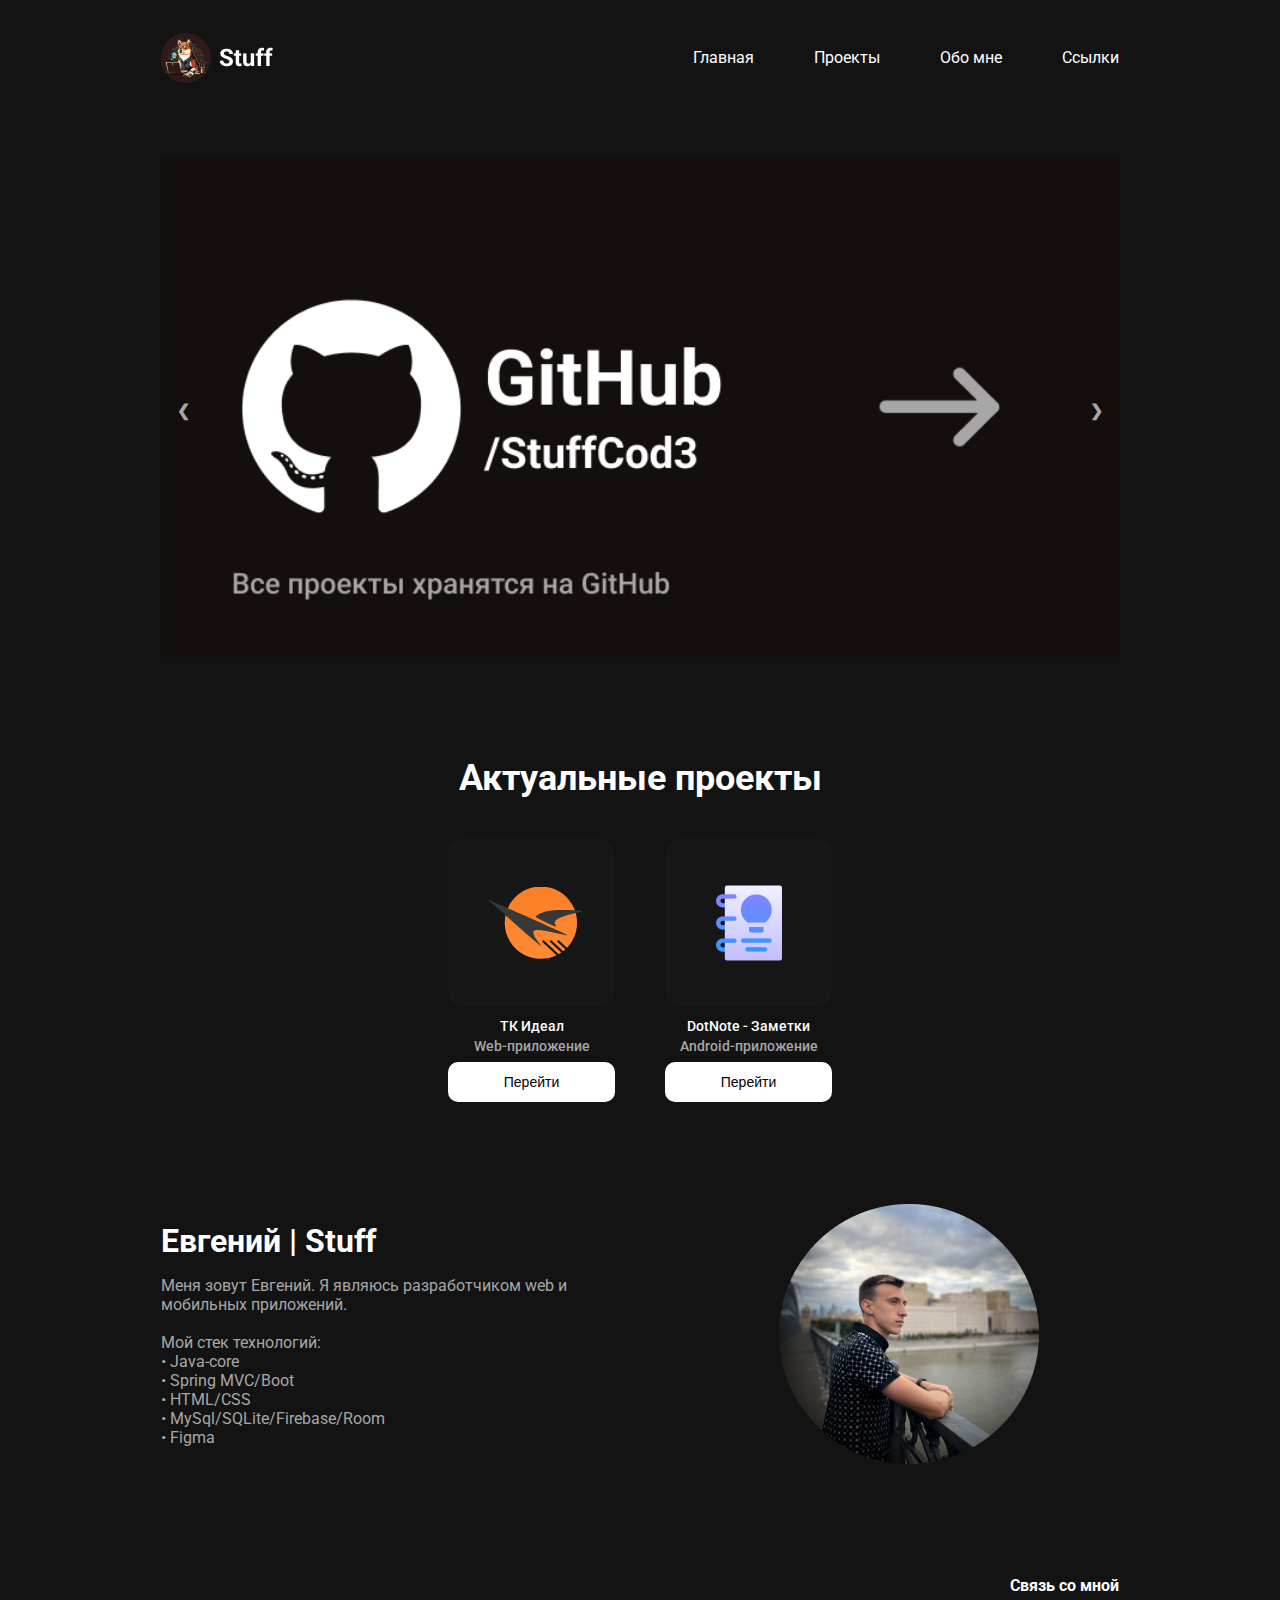
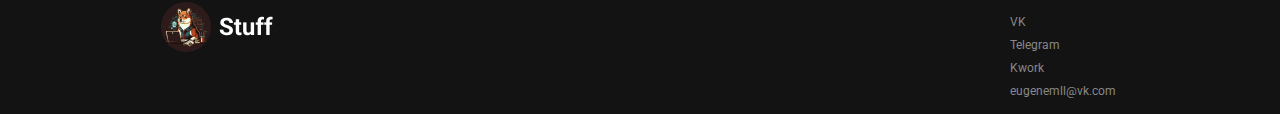
<file: index.html>
<!DOCTYPE html>
<html lang="en">
<head>
    <meta charset="UTF-8">
    <meta http-equiv="X-UA-Compatible" content="IE=edge">
    <meta name="viewport" content="width=device-width, initial-scale=1">
    <link rel="stylesheet" href="assets/styles/main.css">
    <link rel="stylesheet" href="assets/styles/slider.css">
    <link rel="stylesheet" href="assets/styles/media.css">
    <link rel="stylesheet" href="assets/styles/burger_header.css">

    <link rel="icon" href="assets/img/icon.png" type="image/x-icon"

    <link rel="preconnect" href="https://fonts.googleapis.com">
    <link rel="preconnect" href="https://fonts.gstatic.com" crossorigin>
    <link href="https://fonts.googleapis.com/css2?family=Roboto:wght@500;700&display=swap" rel="stylesheet">

    <!-- Slider -->
    <script src="/assets/js/slider.js"></script>


    <title>Stuff | Портфолио</title>
</head>
<body>
    <header>
        <div class="container">
            <div class="header">
                <img src="assets/img/Logo.png" alt="">

                <nav class="nav_menu">
                    <input type="checkbox" class="toggle-menu">
                    <div class="burger"></div>
                    <ul class="menu">
                        <li><a class="nav_item main" href="/">Главная</a></li>
                        <li><a class="nav_item project" href="/projects.html">Проекты</a></li>
                        <li><a class="nav_item about" href="#">Обо мне</a></li>
                        <li><a class="nav_item contact" href="/contact.html">Ссылки</a></li>
                    </ul>
                </nav>
            </div>
        </div>
    </header>
    <main>
        <div class="container">
            <div class="slider">
                        
                <div class="item">
                    <img src="assets/img/GitHub.png">
                </div>
            
                <div class="item">
                    <img src="assets/img/2.jpg">
                </div>
            
                <div class="item">
                    <img src="assets/img/GitHub.png">
                </div>
    
                <div class="item">
                    <img src="assets/img/GitHub.png">
                </div>
            
                <a class="previous" onclick="previousSlide()">&#10094;</a>
                <a class="next" onclick="nextSlide()">&#10095;</a>
            </div>

            <div class="projects">
                <h1>Актуальные проекты</h1>

                <div class="grid">
                    <div class="grid_item">
                        <div class="card">
                            <div class="img">
                                <img src="/assets/img/ideal.svg" alt="">
                            </div>
                            <p class="title">ТК Идеал</p>
                            <p class="description">Web-приложение</p>
                            <button class="follow">Перейти</button>
                        </div>
                    </div>
                    
                    <div class="grid_item">
                        <div class="card">
                            <div class="img">
                                <img src="/assets/img/notebook.png" alt="">
                            </div>
                            <p class="title">DotNote - Заметки</p>
                            <p class="description">Android-приложение</p>
                            <button class="follow">Перейти</button>
                        </div>
                    </div>

                    
                </div>
            </div>

            <div class="about_me">
                <div class="text_about">
                    <h1>Евгений | Stuff</h1>
                    <p>Меня зовут Евгений. Я являюсь разработчиком web и мобильных приложений.</p>
                    <br>
                    <p>Мой стек технологий: <br>
                        • Java-core <br>
                        • Spring MVC/Boot <br>
                        • HTML/CSS<br>
                        • MySql/SQLite/Firebase/Room<br>
                        • Figma</p>
                </div>
                
                <div class="ava">
                    <img src="/assets/img/ava.png" alt="">
                </div>
            </div>
        </div>
    </main>
    <footer>
        <div class="container">
            <div class="elements_footer">
                <img src="/assets/img/Logo.png" alt="">
                <div class="contact">
                    <p>Связь со мной</p>
                    <nav class="nav_footer">
                        <ul>
                            <li><a class="nav_item" href="#">VK</a></li>
                            <li><a class="nav_item" href="#">Telegram</a></li>
                            <li><a class="nav_item" href="#">Kwork</a></li>
                            <li><a class="nav_item" href="#">eugenemll@vk.com</a></li>
                        </ul>
                    </nav>
                </div>
            </div>
        </div>
    </footer>
</body>
</html>
</file>
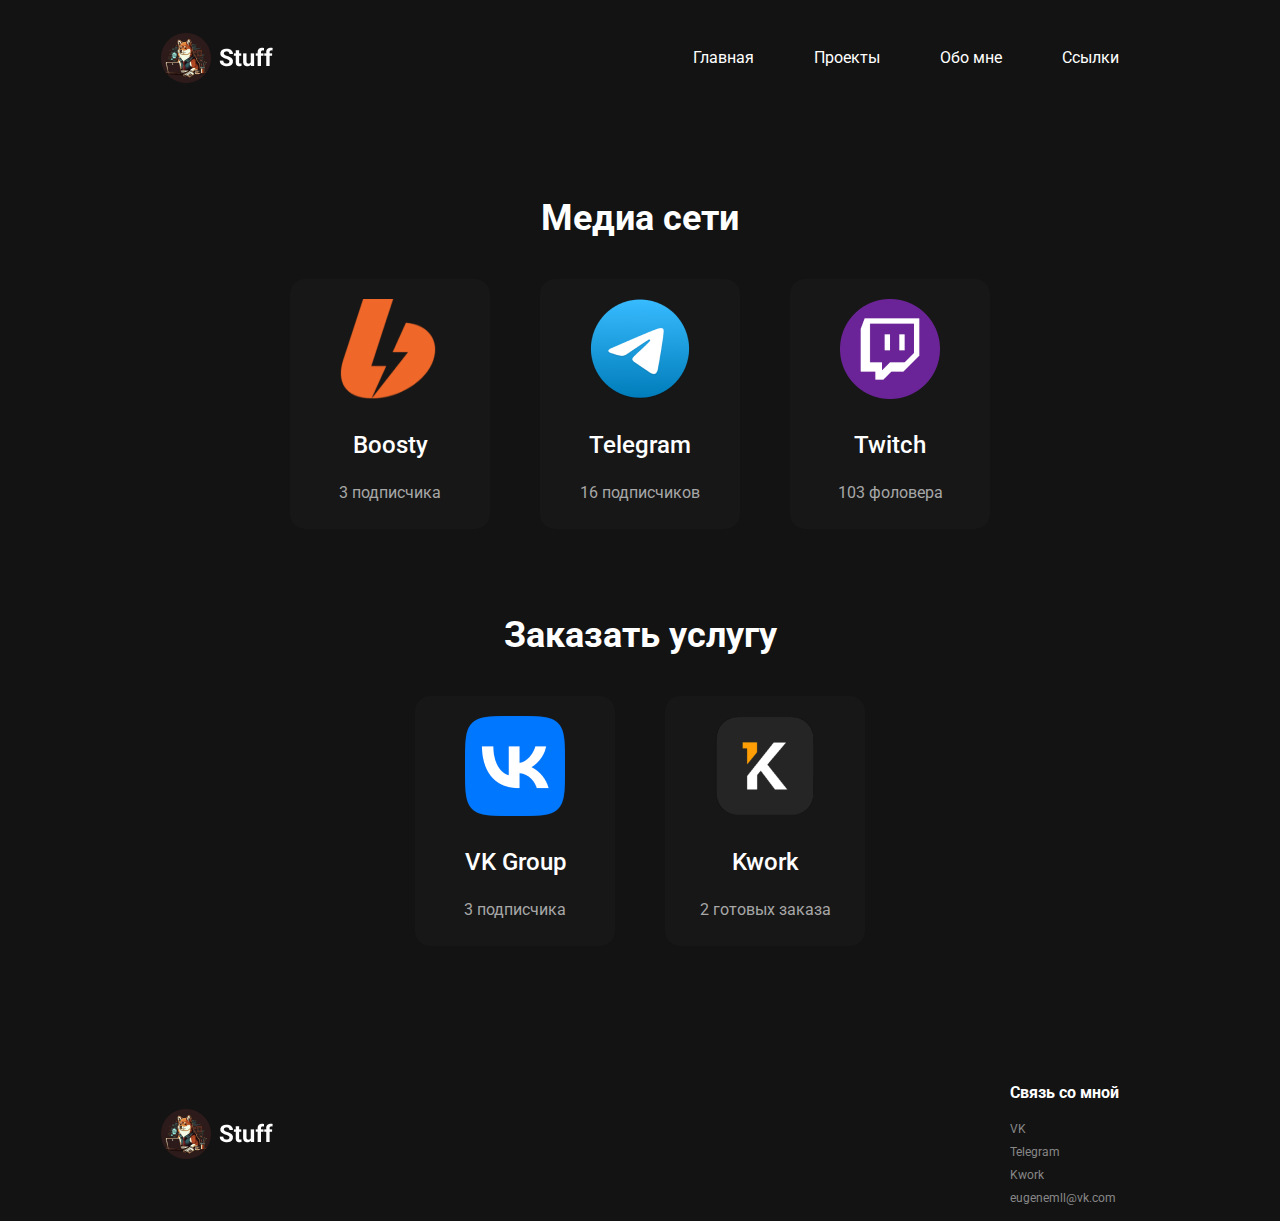
<file: contact.html>
<!DOCTYPE html>
<html lang="en">
<head>
    <meta charset="UTF-8">
    <meta http-equiv="X-UA-Compatible" content="IE=edge">
    <meta name="viewport" content="width=device-width, initial-scale=1">
    <link rel="stylesheet" href="assets/styles/main.css">
    <link rel="stylesheet" href="assets/styles/slider.css">
    <link rel="stylesheet" href="assets/styles/media.css">
    <link rel="stylesheet" href="assets/styles/burger_header.css">
    <link rel="stylesheet" href="assets/styles/contact.css">

    <link rel="icon" href="assets/img/icon.png" type="image/x-icon"

    <link rel="preconnect" href="https://fonts.googleapis.com">
    <link rel="preconnect" href="https://fonts.gstatic.com" crossorigin>
    <link href="https://fonts.googleapis.com/css2?family=Roboto:wght@500;700&display=swap" rel="stylesheet">

    <!-- Slider -->
    <script src="/assets/js/slider.js"></script>


    <title>Stuff | Контакты</title>
</head>
<body>
    <header>
        <div class="container">
            <div class="header">
                <img src="assets/img/Logo.png" alt="">

                <nav class="nav_menu">
                    <input type="checkbox" class="toggle-menu">
                    <div class="burger"></div>
                    <ul class="menu">
                        <li><a class="nav_item main" href="/">Главная</a></li>
                        <li><a class="nav_item project" href="#">Проекты</a></li>
                        <li><a class="nav_item about" href="#">Обо мне</a></li>
                        <li><a class="nav_item contact" href="/contact.html">Ссылки</a></li>
                    </ul>
                </nav>
            </div>
        </div>
    </header>

    <main>

        <div class="container">
            <div class="contacts">
                <h1>Медиа сети</h1>
    
                <div class="grid">
                    <div class="grid_item_contact">
                        <div class="card_contact">
                            <img src="/assets/img/boosty.png" alt="">
                            <p class="title_contact">Boosty</p>
                            <p class="description_contact">3 подписчика</p>
                        
                        </div>
                    </div>
                    
                    <div class="grid_item_contact">
                        <div class="card_contact">
                            
                            <img src="/assets/img/telegram.png" alt="">
                            <p class="title_contact">Telegram</p>
                            <p class="description_contact">16 подписчиков</p>
                        
                        </div>
                    </div>
    
                    <div class="grid_item_contact">
                        <div class="card_contact">
                            
                            <img src="/assets/img/twitch.png" alt="">
                            <p class="title_contact">Twitch</p>
                            <p class="description_contact">103 фоловера</p>
                        
                        </div>
                    </div>
                </div>
            </div>

            <div class="services">
                <h1>Заказать услугу</h1>
    
                <div class="grid">
                    <div class="grid_item_contact">
                        <div class="card_contact">
                            <img src="/assets/img/vk.png" alt="">
                            <p class="title_contact">VK Group</p>
                            <p class="description_contact">3 подписчика</p>
                        
                        </div>
                    </div>
                    
                    <div class="grid_item_contact">
                        <div class="card_contact">
                            
                            <img src="/assets/img/kwork.png" alt="">
                            <p class="title_contact">Kwork</p>
                            <p class="description_contact">2 готовых заказа</p>
                        
                        </div>
                    </div>
    
                </div>
            </div>
        </div>

        
    </main>

    <footer>
        <div class="container">
            <div class="elements_footer">
                <img src="/assets/img/Logo.png" alt="">
                <div class="contact">
                    <p>Связь со мной</p>
                    <nav class="nav_footer">
                        <ul>
                            <li><a class="nav_item" href="#">VK</a></li>
                            <li><a class="nav_item" href="#">Telegram</a></li>
                            <li><a class="nav_item" href="#">Kwork</a></li>
                            <li><a class="nav_item" href="#">eugenemll@vk.com</a></li>
                        </ul>
                    </nav>
                </div>
            </div>
        </div>
    </footer>
</body>
</html>
</file>
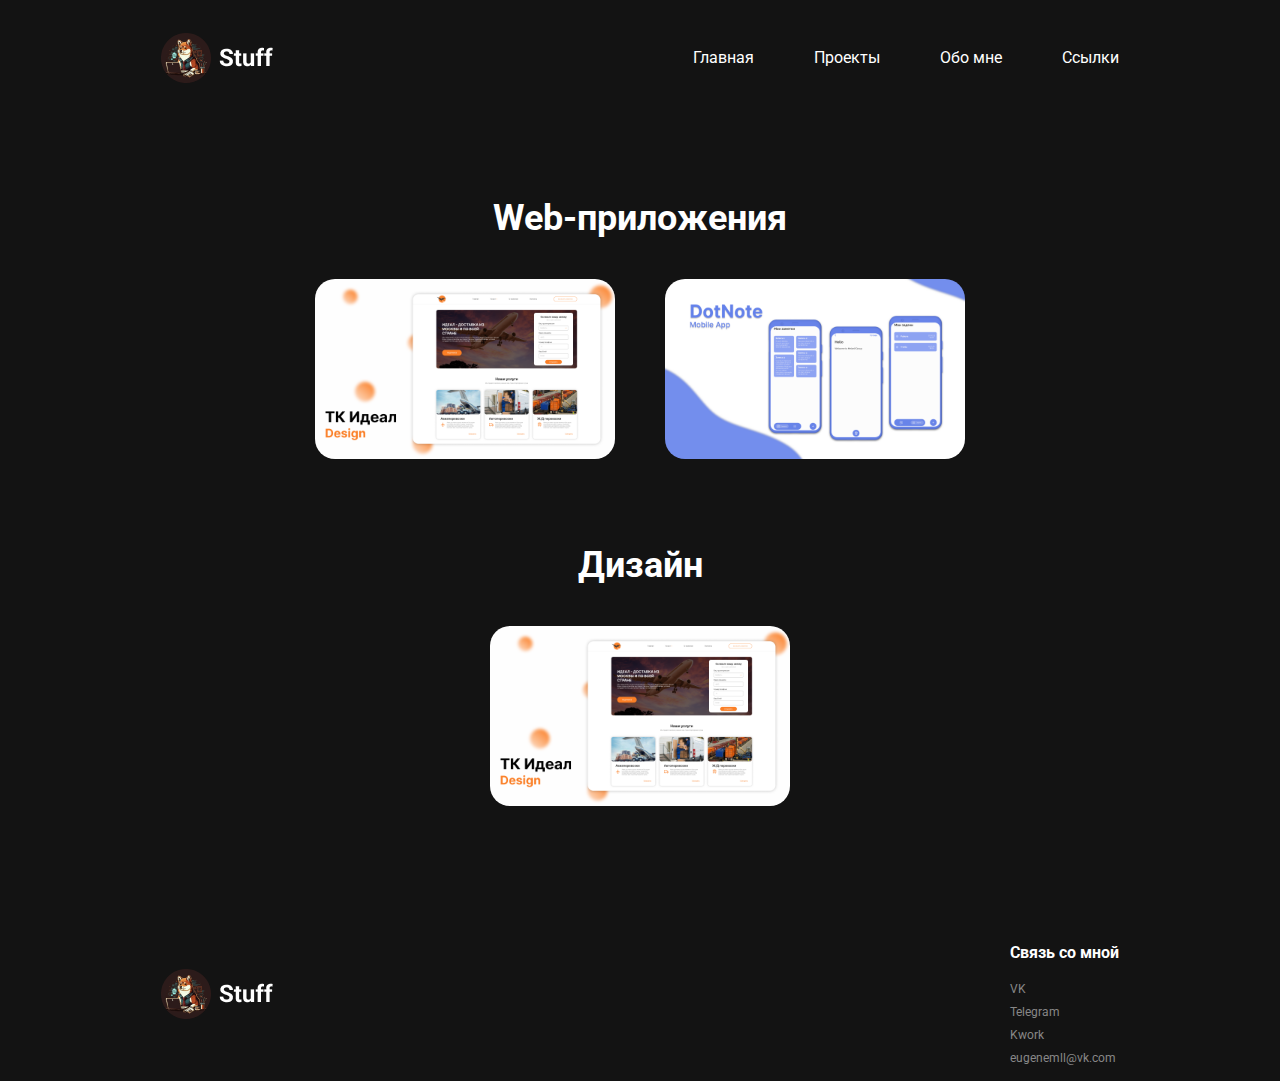
<file: projects.html>
<!DOCTYPE html>
<html lang="en">
<head>
    <meta charset="UTF-8">
    <meta http-equiv="X-UA-Compatible" content="IE=edge">
    <meta name="viewport" content="width=device-width, initial-scale=1">
    <link rel="stylesheet" href="assets/styles/main.css">
    <link rel="stylesheet" href="assets/styles/slider.css">
    <link rel="stylesheet" href="assets/styles/media.css">
    <link rel="stylesheet" href="assets/styles/burger_header.css">
    <link rel="stylesheet" href="assets/styles/projects.css">

    <link rel="icon" href="assets/img/icon.png" type="image/x-icon"

    <link rel="preconnect" href="https://fonts.googleapis.com">
    <link rel="preconnect" href="https://fonts.gstatic.com" crossorigin>
    <link href="https://fonts.googleapis.com/css2?family=Roboto:wght@500;700&display=swap" rel="stylesheet">

    <!-- Slider -->
    <script src="/assets/js/slider.js"></script>


    <title>Stuff | Проекты</title>
</head>
<body>
    <header>
        <div class="container">
            <div class="header">
                <img src="assets/img/Logo.png" alt="">

                <nav class="nav_menu">
                    <input type="checkbox" class="toggle-menu">
                    <div class="burger"></div>
                    <ul class="menu">
                        <li><a class="nav_item main" href="/">Главная</a></li>
                        <li><a class="nav_item project" href="#">Проекты</a></li>
                        <li><a class="nav_item about" href="#">Обо мне</a></li>
                        <li><a class="nav_item contact" href="/contact.html">Ссылки</a></li>
                    </ul>
                </nav>
            </div>
        </div>
    </header>

    <main>
        <div class="container">
            <div class="web_content">
                <h1>Web-приложения</h1>
    
                <div class="grid">
                    <div class="grid_item_prj">
                        <div class="card_prj">
                            <img src="/assets/img/ideal_border.png" alt="">
                        </div>
                    </div>
                    
                    <div class="grid_item_prj">
                        <div class="card_prj">
                            <img src="/assets/img/dotnote_border.png" alt="">
                        </div>
                    </div>
                </div>
            </div>

            <div class="design_content">
                <h1>Дизайн</h1>
    
                <div class="grid">
                    <div class="grid_item_prj">
                        <div class="card_prj">
                            <img src="/assets/img/ideal_border.png" alt="">
                        </div>
                    </div>

                </div>
            </div>
        </div>
    </main>

    <footer>
        <div class="container">
            <div class="elements_footer">
                <img src="/assets/img/Logo.png" alt="">
                <div class="contact">
                    <p>Связь со мной</p>
                    <nav class="nav_footer">
                        <ul>
                            <li><a class="nav_item" href="#">VK</a></li>
                            <li><a class="nav_item" href="#">Telegram</a></li>
                            <li><a class="nav_item" href="#">Kwork</a></li>
                            <li><a class="nav_item" href="#">eugenemll@vk.com</a></li>
                        </ul>
                    </nav>
                </div>
            </div>
        </div>
    </footer>
</body>
</html>
</file>
<file: assets/styles/main.css>
html{
    height: 100%;
}
*{
    margin: 0;
    padding: 0; 
    box-sizing: border-box;
}

body{
    background-color: #131313;
    font-family: 'Roboto', sans-serif; 
    min-height: 100%;
    position: relative;
    padding-bottom: 250px;
}

.container{
    width: 958px;
    margin: 0 auto;
}

.header{
    display: flex;
    justify-content: space-between;
    align-items: center;
    margin-top: 18px;
}

.nav_menu{
    display: flex;
}

.nav_menu a{
    color: #ffffff;
    text-decoration: none;
}

.nav_menu a:hover{
    color: #ffa55b;
    transition: .3s;
}

.nav_menu a:not(:hover){
    color: #ffffff;
    transition: .4s;
}

.nav_menu ul{
    display: flex;
}

.nav_menu li{
    /* margin-right: 40px; */
    padding: 30px;
    list-style-type: none;
}

.nav_menu li:last-child{
    /* margin-right: 0; */
    padding-right: 0;
}


main{
    margin-top: 60px;
}


/* Projecst */

.projects{
    margin-top: 100px;
}

.projects h1{
    text-align: center;
    color: #ffffff;
    font-size: 36px;
    margin-bottom: 15px;
}

.grid{
    display: flex;
    height: fit-content;
    justify-content: center;
    flex-wrap: wrap;
    
}

.grid_item{
    height: 260px;
    margin: 25px;
}

.card{
    background-color: #171717;
    border-radius: 15px;
    width: 167px;
    height: 167px;
}

.img{
    background-color: #171717;
    border-radius: 15px;
    width: 167px;
    height: 167px;
}

.img img{
    position: relative;
    float: left;
    top: 50%;
    left: 50%;
    transform: translate(-50%, -50%);
}

.title{
    text-align: center;
    margin-top: 12px;
    color: #ffffff;
    font-size: 14px;
    font-weight: 500;
}

.description{
    text-align: center;
    margin-top: 4px;
    color: #A7A7A7;
    font-size: 14px;
    font-weight: 500;
}

button,
button:active,
button:focus  {
  border:none;
  cursor: pointer;
}

.follow{
    width: 167px;
    height: 40px;
    border-radius: 10px;
    margin-top: 8px;
    font-weight: 500;
    font-size: 14px;

}

.follow:hover{
    background-color: #ffa55b;
    color: white;
    transition: .3s;
}

.follow:not(:hover){
    background-color: #ffffff;
    color: black;
    transition: .4s;
}


/* About Me */

.about_me{
    margin-top: 80px;
    display: flex;
    justify-content: space-between;
    align-items: center;
}

.text_about h1 {
    color: #ffffff;
    margin-bottom: 16px;
}

.text_about p {
    color: #A7A7A7;
    width: 430px;
}

.ava{
    width: 260px;
    height: 260px;
    margin-right: 80px;
}


/* Footer */

footer{
    position: absolute;
	bottom: 0;
    width: 100%;
    height: 160px;
    background-color: #131313;
}

.elements_footer{
    display: flex;
    justify-content: space-between;
    align-items: center;
}

.elements_footer img{
    width: 112px;
    height: 50px;
}

.nav_footer a{
    color: #878787;
    text-decoration: none;
    font-size: 12px;
}

.nav_footer a:hover{
    color: #ffffff;
    transition: .3s;
}

.nav_footer a:not(:hover){
    color: #878787;
    transition: .4s;
}

.nav_footer li{
    margin-bottom: 4px;
    list-style-type: none;
}

.nav_footer li:last-child{
    margin-bottom: 0;
}

.nav_menu li:last-child{
    margin-bottom: 0;
}

.contact p{
    font-size: 16px;
    font-weight: bold;
    color: #ffffff;
    margin-bottom: 16px;
    margin-top: 22px;
}
</file>
<file: assets/styles/slider.css>
.slider{
    background-color: #171717;
    width: 958px;
    position: relative;
    height: 500px;
    overflow: hidden;
    margin: 0 auto;
}

/* Картинка масштабируется по отношению к родительскому элементу */
.slider .item img {
    object-fit: cover;
    width: 958px;
    height: 500px;
}
/* Кнопки вперед и назад */
.slider .previous, .slider .next {
    cursor: pointer;
    position: absolute;
    top: 50%;
    width: auto;
    margin-top: -22px;
    padding: 16px;
    color: #A7A7A7;
    font-weight: bold;
    font-size: 16px;
    transition: 0.6s ease;
    border-radius: 0 3px 3px 0;
}

.slider .next {
    right: 0;
    border-radius: 3px 0 0 3px;
}
/* При наведении на кнопки добавляем фон кнопок */
.slider .previous:hover,
.slider .next:hover {
    background-color: #171717;
    color: white;
}
/* Анимация слайдов */
.slider .item {
    animation-name: fade;
    animation-duration: 1.5s;
}
@keyframes fade {
    from {
        opacity: 0.4
    }
    to {
        opacity: 1
    }
}
</file>
<file: assets/styles/media.css>
@media screen and (max-width: 1250px){
    .container{
        width: 900px;
    }
}

@media screen and (max-width: 980px){
    .container{
        width: 800px;
    }
}

@media screen and (max-width: 880px){
    .container{
        width: 700px;
    }
}

@media screen and (max-width: 750px){
    .container{
        width: 600px;
    }
}

@media screen and (max-width: 962px){
    .slider{
        width: 700px;
        height: 400px;
    }
    .slider .item img {
        object-fit: fill;
        width: 700px;
        height: 400px;
    }
}

@media screen and (max-width: 750px){
    .slider{
        width: 600px;
        height: 350px;
    }
    .slider .item img {
        object-fit: cover;
        width: 600px;
        height: 350px;
    }

    .about_me{
        margin-top: 80px;
        display: block;
    }

    .text_about h1 {
        color: #ffffff;
        margin-bottom: 16px;
        text-align: center;
    }

    .text_about p {
        color: #A7A7A7;
        width: 430px;
        text-align: center;
        margin: 0 auto;
    }

    .ava{
        width: 200px;
        height: 200px;
        margin: 0 auto;
        margin-top: 40px;
    }

    .ava img{
        width: 200px;
        height: 200px;
    }
}

@media screen and (max-width: 670px){
    .slider{
        width: 450px;
        height: 250px;
    }
    .slider .item img {
        object-fit: fill;
        width: 450px;
        height: 250px;
    }

    .container{
        width: 500px;
    }

}


@media screen and (max-width: 500px){
    .container{
        width: 350px;
    }
    .text_about p {
        width: 200px;
        font-size: 14px;
    }

    .slider{
        width: 300px;
        height: 180px;
    }
    .slider .item img {
        object-fit: fill;
        width: 300px;
        height: 180px;
    }
}
</file>
<file: assets/styles/burger_header.css>
.burger{
    position: relative;
    width: 30px;
    height: 4px;
    background-color: white;
    cursor: pointer;
    z-index: 2;
    transition: 0.3s;
}

.burger:before,
.burger:after{
    content: "";
    position: absolute;
    height: 4px;
    right: 0;
    background-color: white;
    border-radius: 10px;
    transition: 0.3s;
}

.burger:before{
    top: -10px;
    width: 20px;
}

.burger:after{
    top: 10px;
    width: 20px;
}

.toggle-menu{
    position: absolute;
    width: 30px;
    height: 30px;
    cursor: pointer;
    opacity: 0;
    top: 20px;
}

.burger,
.toggle-menu{
    display: none;
}

.nav_menu input:checked ~ .burger{
    background: transparent;
}

.nav_menu input:checked ~ .burger:before{
    top: 0;
    transform: rotate(-45deg);
    width: 30px;
}

.nav_menu input:checked ~ .burger:after{
    top: 0;
    transform: rotate(45deg);
    width: 30px;
}

.nav_menu input:checked ~ .menu{
    right: 0;
}

@media screen and (max-width: 670px){
    .burger,
    .toggle-menu{
        display: block;
    }

    .burger{
        z-index: 3;
    }

    .toggle-menu{
        z-index: 4;
    }

    .header{
        padding: 10px 20px;
    }
    
    .menu{
        justify-content: start;
        flex-direction: column;
        align-items: center;
        position: fixed;
        top: 0;
        right: -300px;
        background-color: #171717;
        width: 300px;
        height: 100%;
        padding-top: 65px;
        z-index: 2;
    }

    .menu li{
        width: 100%;
    }

    .menu li a
    .menu li a:hover{
        padding-bottom: 30px;
        font-size: 24px;
        box-shadow: 0 1px 0 #535353;
    }
}
</file>
<file: assets/styles/contact.css>
.contacts{
    margin-top: 100px;
}

.contacts h1{
    text-align: center;
    color: #ffffff;
    font-size: 36px;
    margin-bottom: 15px;
}

.grid{
    display: flex;
    height: fit-content;
    justify-content: center;
    flex-wrap: wrap;
    
}

.grid_item_contact{
    height: 250px;
    margin: 25px;
}

.card_contact{
    background-color: #171717;
    border-radius: 15px;
    width: 200px;
    height: 250px;
    text-align: center;
}

.card_contact img{
    width: 100px;
    height: 100px;
    margin-top: 20px;
}

.title_contact{
    text-align: center;
    margin-top: 28px;
    color: #ffffff;
    font-size: 24px;
    font-weight: 500;
}

.description_contact{
    text-align: center;
    margin-top: 24px;
    color: #A7A7A7;
    font-size: 16px;
    font-weight:normal;
}

.services{
    margin-top: 60px;
}

.services h1{
    text-align: center;
    color: #ffffff;
    font-size: 36px;
    margin-bottom: 15px;
}
</file>
<file: assets/styles/projects.css>
.web_content{
    margin-top: 100px;
}

.web_content h1{
    text-align: center;
    color: #ffffff;
    font-size: 36px;
    margin-bottom: 15px;
}

.design_content{
    margin-top: 60px;
}

.design_content h1{
    text-align: center;
    color: #ffffff;
    font-size: 36px;
    margin-bottom: 15px;
}

.grid_item_prj{
    height: 180px;
    margin: 25px;
}

.card_prj{
    background-color: #171717;
    border-radius: 15px;
    width: 300px;
    height: 180px;
    border-radius: 20px;
}

.card_prj img{
    width: 300px;
    height: 180px;
    border-radius: 20px;
}
</file>
